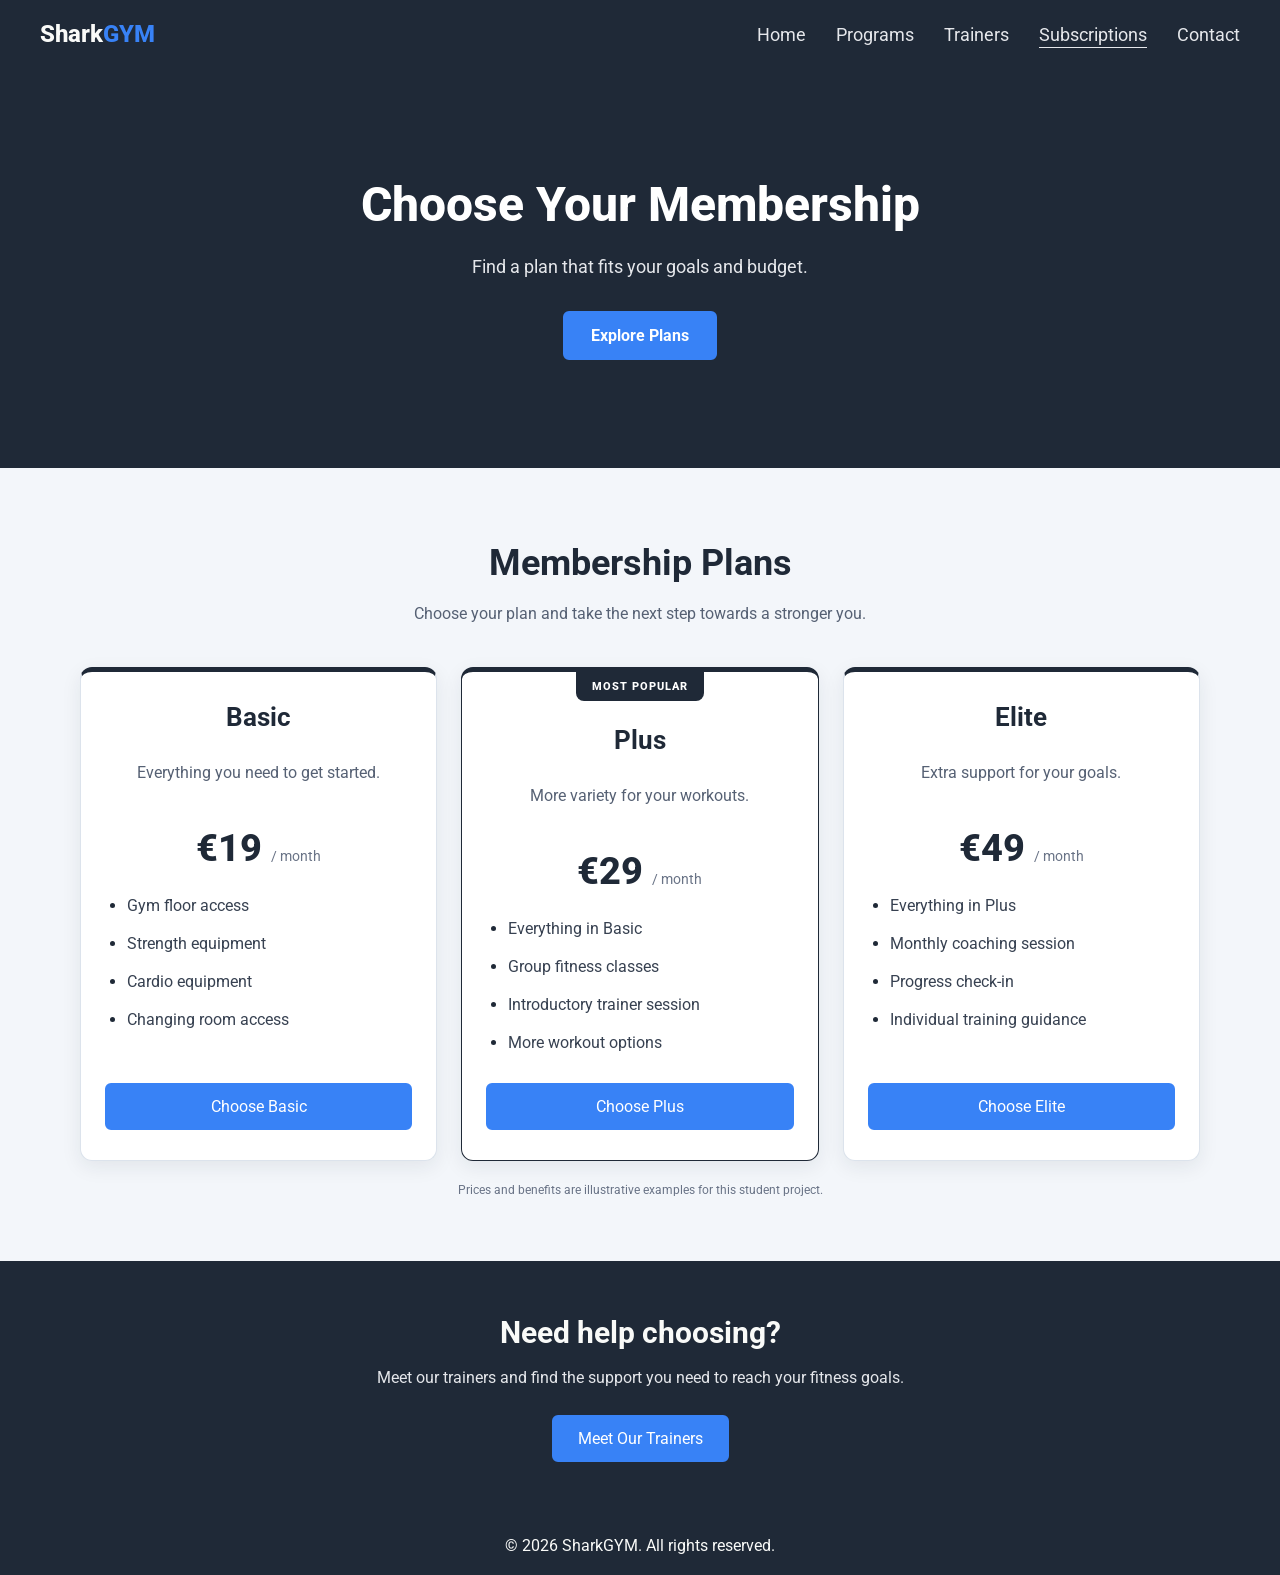
<file: Pages/Subscriptions.HTML>
<!DOCTYPE html>
<html lang="en">
<head>
    <meta charset="UTF-8">
    <meta name="viewport" content="width=device-width, initial-scale=1.0">
    <title>Subscriptions | SharkGYM</title>
    <link rel="stylesheet" href="../CSS/shared.css">
    <link rel="stylesheet" href="../CSS/Subscriptions.css">
</head>
<body>
    <header>
        <nav aria-label="Main navigation">
            <a href="Index.HTML" class="logo">Shark<span>GYM</span></a>
            <input type="checkbox" id="menu-toggle" aria-label="Toggle navigation menu" aria-controls="main-menu">
            <label for="menu-toggle" class="menu-icon">&#9776;</label>
            <ul id="main-menu">
                <li><a href="Index.HTML">Home</a></li>
                <li><a href="Programs.HTML">Programs</a></li>
                <li><a href="Trainers.html">Trainers</a></li>
                <li><a href="Subscriptions.HTML" aria-current="page">Subscriptions</a></li>
                <li><a href="Contacts.HTML">Contact</a></li>
            </ul>
        </nav>
    </header>

    <main class="subscriptions-page">
        <section class="hero subscriptions-hero">
            <h1>Choose Your Membership</h1>
            <p>Find a plan that fits your goals and budget.</p>
            <form class="navigation-action" action="#plans" method="get"><button type="submit" class="subscription-cta">Explore Plans</button></form>
        </section>

        <section class="subscription-plans" id="plans">
            <header class="subscription-intro">
                <h2>Membership Plans</h2>
                <p>Choose your plan and take the next step towards a stronger you.</p>
            </header>

            <div class="subscription-cards">
                <article class="subscription-card">
                    <h3>Basic</h3>
                    <p class="subscription-description">Everything you need to get started.</p>
                    <p class="subscription-price">€19 <span>/ month</span></p>

                    <ul>
                        <li>Gym floor access</li>
                        <li>Strength equipment</li>
                        <li>Cardio equipment</li>
                        <li>Changing room access</li>
                    </ul>

                    <form class="navigation-action" action="Contacts.HTML" method="get"><button type="submit" class="subscription-button">Choose Basic</button></form>
                </article>

                <article class="subscription-card subscription-featured">
                    <p class="subscription-popular">MOST POPULAR</p>
                    <h3>Plus</h3>
                    <p class="subscription-description">More variety for your workouts.</p>
                    <p class="subscription-price">€29 <span>/ month</span></p>

                    <ul>
                        <li>Everything in Basic</li>
                        <li>Group fitness classes</li>
                        <li>Introductory trainer session</li>
                        <li>More workout options</li>
                    </ul>

                    <form class="navigation-action" action="Contacts.HTML" method="get"><button type="submit" class="subscription-button">Choose Plus</button></form>
                </article>

                <article class="subscription-card">
                    <h3>Elite</h3>
                    <p class="subscription-description">Extra support for your goals.</p>
                    <p class="subscription-price">€49 <span>/ month</span></p>

                    <ul>
                        <li>Everything in Plus</li>
                        <li>Monthly coaching session</li>
                        <li>Progress check-in</li>
                        <li>Individual training guidance</li>
                    </ul>

                    <form class="navigation-action" action="Contacts.HTML" method="get"><button type="submit" class="subscription-button">Choose Elite</button></form>
                </article>
            </div>

            <p class="subscription-note">
                Prices and benefits are illustrative examples for this student project.
            </p>
        </section>

        <section class="subscription-bottom">
            <h2>Need help choosing?</h2>
            <p>Meet our trainers and find the support you need to reach your fitness goals.</p>
            <form class="navigation-action" action="Trainers.html" method="get"><button type="submit" class="subscription-cta">Meet Our Trainers</button></form>
        </section>
    </main>

    <footer>
        <p>© 2026 SharkGYM. All rights reserved.</p>
    </footer>
</body>
</html>
</file>
<file: CSS/shared.css>
/* Shared design tokens, typography, navigation, footer and reusable sections. */
@import url('https://fonts.googleapis.com/css2?family=Roboto:ital,wght@0,300;0,400;0,500;0,700;0,800;1,300&display=swap');

:root {
    --color-dark: #1F2937;
    --color-white: #F9FAF8;
    --color-secondary: #E5E7EB;
    --color-primary: #3882F6;

    --font-family: 'Roboto', sans-serif;

    --font-hero: 48px;
    --font-section-title: 36px;
    --font-logo: 24px;
    --font-body: 18px;
}

body {
    font-family: var(--font-family);
    min-height: 100vh;
    display: flex;
    flex-direction: column;
    margin: 0;
}

body > header {
    position: sticky;
    top: 0;
    z-index: 1000;
    background-color: var(--color-dark);
}

header nav {
    display: flex;
    justify-content: space-between;
    align-items: center;
    max-width: 1200px;
    margin: 0 auto;
    padding: 20px 30px;
}

header nav ul {
    display: flex;
    align-items: center;
    gap: 30px;
    list-style: none;
    margin: 0;
    padding: 0;
}

header nav a {
    font-size: 18px;
    font-weight: 400;
    color: var(--color-secondary);
    text-decoration: none;
}

header nav a.logo {
    font-size: var(--font-logo);
    font-weight: 800;
    color: var(--color-white);
    text-decoration: none;
    flex-shrink: 0;
}

header nav a.logo span {
    color: var(--color-primary);
}

#menu-toggle,
.menu-icon {
    display: none;
}

main {
    flex: 1;
}

.hero {
    box-sizing: border-box;
    min-height: 400px;
    display: flex;
    flex-direction: column;
    justify-content: center;
    background-color: var(--color-dark);
    padding: 60px 30px;
}

.hero-container {
    display: flex;
    align-items: center;
    justify-content: space-between;
    gap: 50px;

    width: 100%;
    max-width: 1100px;
    margin: 0 auto;
}

.hero-content {
    flex: 1;
    min-width: 0;
}

.hero h1 {
    line-height: 1.15;
    font-size: var(--font-hero);
    font-weight: 800;
    color: var(--color-white);
    margin: 0 0 12px;
}

.hero p {
    font-size: 18px;
    color: var(--color-secondary);
    margin: 0 0 20px;
}

.navigation-action {
    margin: 0;
    max-width: 100%;
}

.navigation-action button {
    font: inherit;
    cursor: pointer;
    max-width: 100%;
    box-sizing: border-box;
}

.hero button {
    border: 0;
    display: inline-block;
    padding: 10px 30px;
    background-color: var(--color-primary);
    color: var(--color-white);
    text-decoration: none;
    border-radius: 6px;
}

.cta button,
.primary-button {
    display: inline-block;
    padding: 12px 30px;
    background-color: var(--color-primary);
    color: var(--color-white);
    text-decoration: none;
    border-radius: 8px;
}

.cta {
    display: flex;
    justify-content: space-between;
    align-items: center;
    gap: 30px;

    background-color: var(--color-primary);
    color: var(--color-white);

    max-width: 1000px;
    margin: 60px auto;
    padding: 35px 60px;
    border-radius: 8px;
}

.cta h2 {
    margin: 0 0 8px;
}

.cta p {
    margin: 0;
}

.cta button {
    color: var(--color-white);
    text-decoration: none;
    border: 2px solid var(--color-white);
    border-radius: 8px;
    padding: 10px 30px;
    white-space: nowrap;
}

footer {
    background-color: var(--color-dark);
    color: var(--color-white);
    text-align: center;
    padding: 20px;
}

footer p {
    margin: 0;
}

@media (max-width: 768px) {
    .hero-container {
        flex-direction: column;
        align-items: stretch;
        gap: 30px;
    }

    .hero {
        min-height: 0;
        padding: 30px 20px;
    }

    .hero-content {
        width: 100%;
        flex: none;
    }

    header nav {
        flex-wrap: wrap;
    }

    .menu-icon {
        display: block;
        cursor: pointer;
        color: white;
    }

    header nav ul {
        display: none;
        flex-direction: column;
        width: 100%;
        padding: 10px 0;
    }

    #menu-toggle:checked ~ ul {
        display: flex;
    }

    .cta {
        flex-direction: column;
        align-items: flex-start;
        margin: 40px 20px;
        padding: 25px;
    }

    .cta .navigation-action {
        align-self: center;
    }

    .cta button {
        max-width: 100%;
        box-sizing: border-box;
        white-space: normal;
        text-align: center;
        align-self: center;
    }
}

/* Common content-page styles and keyboard navigation. */
body.content-page {
    color: var(--color-dark);
    background-color: var(--color-white);
}

.content-page main {
    font-size: var(--font-body);
    line-height: 1.6;
}

header a[aria-current="page"] {
    text-decoration: underline;
    text-underline-offset: 6px;
}

a:focus-visible,
button:focus-visible,
input:focus-visible,
textarea:focus-visible {
    outline: 3px solid var(--color-primary);
    outline-offset: 4px;
}

.content-page .hero-content p {
    max-width: 760px;
    margin-bottom: 0;
}

.content-page .hero h1 {
    line-height: 1.15;
}

.content-section {
    max-width: 1100px;
    margin: 60px auto;
    padding: 0 30px;
}

.content-section h2 {
    font-size: var(--font-section-title);
    line-height: 1.2;
    font-weight: 800;
    margin: 0 0 30px;
}

@media (max-width: 768px) {
    #menu-toggle {
        display: block;
        position: absolute;
        width: 1px;
        height: 1px;
        overflow: hidden;
        clip-path: inset(50%);
    }

    #menu-toggle:focus-visible + .menu-icon {
        outline: 3px solid var(--color-primary);
        outline-offset: 4px;
    }

    .menu-icon {
        font-size: 24px;
        padding: 8px;
    }

    .content-section {
        margin: 40px auto;
        padding: 0 20px;
    }
}
</file>
<file: CSS/Subscriptions.css>
/* Subscription plans, hero and page-specific calls to action. */
.subscriptions-hero {
    display: flex;
    flex-direction: column;
    align-items: center;
    justify-content: center;
    background: var(--color-dark);
    color: var(--color-white);
    text-align: center;
}

.subscriptions-hero .subscription-eyebrow {
    color: var(--color-white);
    font-weight: 800;
    letter-spacing: 2px;
}

.subscriptions-hero h1 {
    margin: 10px 0 18px;
    color: var(--color-white);
    font-weight: 800;
    line-height: 1.2;
}

.subscriptions-hero > p:not(.subscription-eyebrow) {
    max-width: 650px;
    margin: 0 auto 28px;
    color: var(--color-secondary);
    font-size: 18px;
    line-height: 1.7;
}

.subscription-cta,
.subscription-button {
    display: inline-block;
    padding: 12px 24px;
    border: 2px solid var(--color-primary);
    border-radius: 6px;
    background: var(--color-primary);
    color: #FFFFFF;
    font-weight: 700;
    text-align: center;
    text-decoration: none;
    transition: background 0.25s ease, transform 0.25s ease;
}

.subscription-cta:hover,
.subscription-button:hover {
    background: transparent;
    color: var(--color-primary);
    transform: translateY(-2px);
}

.subscription-plans {
    padding: 64px 24px;
    background: #F3F6FA;
}

.subscription-intro {
    max-width: 760px;
    margin: 0 auto 40px;
    text-align: center;
}

.subscription-intro .subscription-eyebrow {
    color: var(--color-dark);
    font-weight: 800;
    letter-spacing: 1.5px;
}

.subscription-intro h2 {
    margin: 10px 0;
    color: var(--color-dark);
    font-size: 36px;
}

.subscription-intro > p:last-child {
    color: #566174;
    line-height: 1.7;
}

.subscription-cards {
    display: flex;
    align-items: stretch;
    justify-content: center;
    gap: 24px;
    max-width: 1120px;
    margin: 0 auto;
}

.subscription-card {
    display: flex;
    flex: 1 1 0;
    flex-direction: column;
    min-width: 0;
    padding: 30px 24px;
    border: 1px solid #DCE3EC;
    border-top: 5px solid var(--color-dark);
    border-radius: 12px;
    background: #FFFFFF;
    box-shadow: 0 6px 20px rgba(31, 41, 55, 0.08);
    transition: transform 0.25s ease, box-shadow 0.25s ease;
}

.subscription-card:hover {
    transform: translateY(-5px);
    box-shadow: 0 12px 26px rgba(31, 41, 55, 0.14);
}

.subscription-card h3 {
    margin: 0 0 12px;
    color: var(--color-dark);
    font-size: 26px;
    text-align: center;
}

.subscription-description {
    color: #566174;
    text-align: center;
    line-height: 1.6;
}

.subscription-price {
    margin: 24px 0;
    color: var(--color-dark);
    font-size: 38px;
    font-weight: 800;
    text-align: center;
}

.subscription-price span {
    color: #697386;
    font-size: 14px;
    font-weight: 400;
}

.subscription-card ul {
    display: flex;
    flex: 1;
    flex-direction: column;
    gap: 14px;
    margin: 0 0 28px;
    padding-left: 22px;
    color: #374151;
    line-height: 1.5;
}

.subscription-card li::marker {
    color: var(--color-dark);
}

.subscription-card .navigation-action {
    margin-top: auto;
}

.subscription-button {
    width: 100%;
    display: block;
    margin-top: auto;
}

.subscription-featured {
    border-color: var(--color-dark);
    background: #FFFFFF;
}

.subscription-popular {
    align-self: center;
    margin: -30px 0 24px;
    padding: 8px 16px;
    border-radius: 0 0 8px 8px;
    background: var(--color-dark);
    color: #FFFFFF;
    font-size: 11px;
    font-weight: 800;
    letter-spacing: 1px;
}

.subscription-note {
    margin: 22px auto 0;
    color: #697386;
    font-size: 12px;
    text-align: center;
}

/* Bottom call-to-action */
.subscription-bottom {
    display: flex;
    flex-direction: column;
    align-items: center;
    justify-content: center;
    padding: 54px 24px;
    background: var(--color-dark);
    color: var(--color-white);
    text-align: center;
}

.subscription-bottom h2 {
    margin: 0 0 14px;
    color: var(--color-white);
    font-size: 30px;
}

.subscription-bottom p {
    max-width: 620px;
    margin: 0 auto 24px;
    color: var(--color-secondary);
    line-height: 1.7;
}

/* Tablet */
@media (max-width: 768px) {

    .subscription-plans {
        padding: 46px 20px;
    }

    .subscription-intro h2 {
        font-size: 30px;
    }

    .subscription-cards {
        flex-wrap: wrap;
        gap: 18px;
    }

    .subscription-card {
        flex: 1 1 40%;
    }
}

/* Mobile */
@media (max-width: 375px) {

    .subscription-plans {
        padding: 36px 16px;
    }

    .subscription-cards {
        flex-direction: column;
    }

    .subscription-card {
        flex: 1 1 auto;
        width: 100%;
        box-sizing: border-box;
    }

    .subscription-bottom {
        padding: 38px 16px;
    }
}

/* Tablet */
@media (max-width: 768px) {
    .subscription-cards {
        flex-wrap: wrap;
    }

    .subscription-card {
        flex: 1 1 40%;
    }
}

/* Mobile */
@media (max-width: 375px) {
    .subscription-plans {
        padding: 36px 16px;
    }

    .subscription-cards {
        flex-direction: column;
    }

    .subscription-card {
        flex: 1 1 auto;
        width: 100%;
        box-sizing: border-box;
    }

}

/* Fix Subscriptions hero section */
.subscriptions-hero {
    display: flex;
    flex-direction: column;
    align-items: center;
    justify-content: center;
    width: 100%;
    box-sizing: border-box;
    background: var(--color-dark);
    color: var(--color-white);
    text-align: center;
}

.subscriptions-hero .subscription-eyebrow {
    margin: 0 0 14px;
    color: var(--color-white);
    font-size: 14px;
    font-weight: 800;
    letter-spacing: 2px;
}

.subscriptions-hero h1 {
    margin: 0 auto 18px;
    color: #FFFFFF;
    font-weight: 800;
    line-height: 1.2;
}

.subscriptions-hero > p:not(.subscription-eyebrow) {
    max-width: 650px;
    margin: 0 auto 28px;
    color: #E5E7EB;
    font-size: 18px;
    line-height: 1.7;
}

.subscriptions-hero .subscription-cta {
    display: inline-block;
    align-self: center;
    margin: 0 auto;
    padding: 13px 26px;
    border: 2px solid var(--color-primary);
    border-radius: 6px;
    background: var(--color-primary);
    color: #FFFFFF;
    font-weight: 700;
    text-decoration: none;
    text-align: center;
}

.subscriptions-hero .subscription-cta:hover {
    background: transparent;
    color: #FFFFFF;
}

/* Mobile description sizing */


@media (max-width: 375px) {

    .subscriptions-hero > p:not(.subscription-eyebrow) {
        font-size: 16px;
    }
}
</file>
